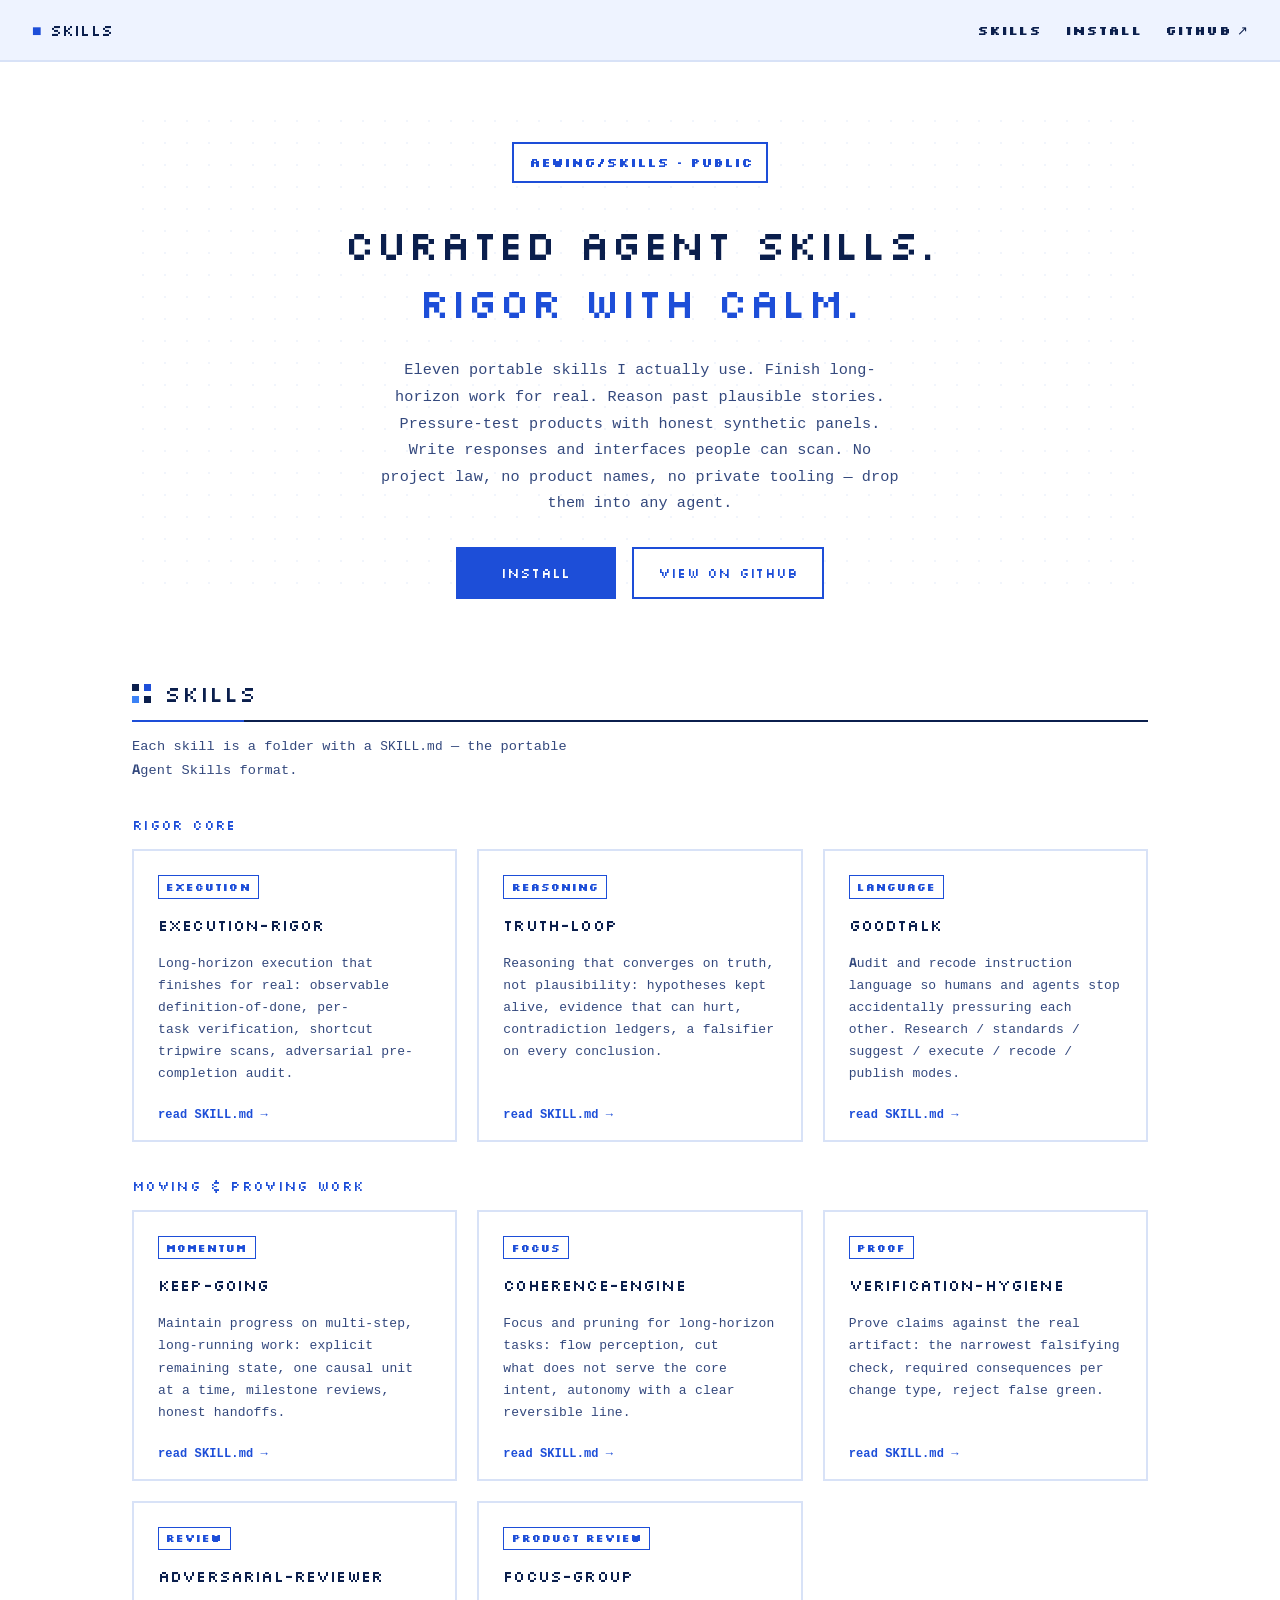
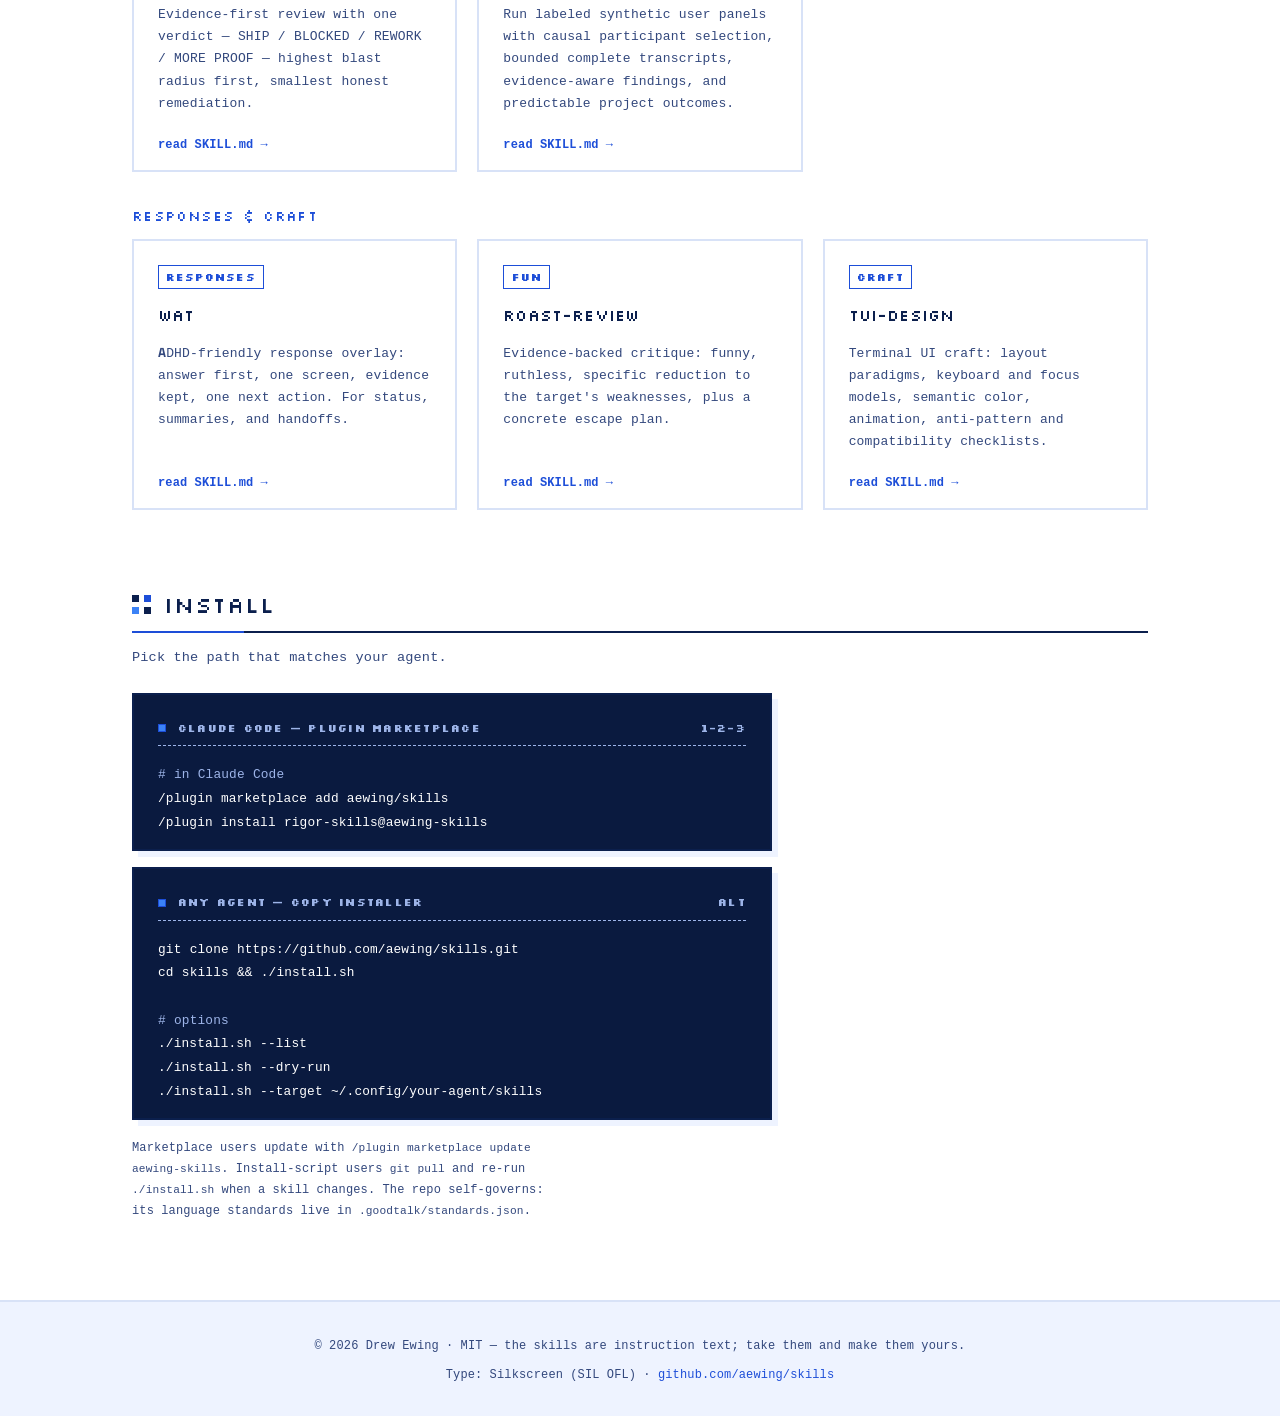
<file: docs/index.html>
<!doctype html>
<html lang="en">
<head>
  <meta charset="utf-8">
  <meta name="viewport" content="width=device-width, initial-scale=1">
  <title>skills — curated agent skills, rigor with calm</title>
  <meta name="description" content="Eleven portable agent skills: finish long-horizon work, reason past plausible stories, synthesize product feedback, and build clearer responses and TUIs.">
  <link rel="icon" type="image/svg+xml" href="favicon.svg">
  <link rel="stylesheet" href="styles.css">

  <!-- social preview -->
  <meta property="og:type" content="website">
  <meta property="og:url" content="https://aewing.github.io/skills/">
  <meta property="og:title" content="skills — curated agent skills, rigor with calm">
  <meta property="og:description" content="Eleven portable agent skills: finish long-horizon work, reason past plausible stories, synthesize product feedback, and build clearer responses and TUIs.">
  <meta property="og:image" content="https://aewing.github.io/skills/og-card.png">
  <meta property="og:image:width" content="1200">
  <meta property="og:image:height" content="630">
  <meta property="og:image:type" content="image/png">
  <meta name="twitter:card" content="summary_large_image">
  <meta name="twitter:title" content="skills — curated agent skills, rigor with calm">
  <meta name="twitter:description" content="Eleven portable agent skills, one installer — execution-rigor, truth-loop, goodtalk, focus-group, and more.">
  <meta name="twitter:image" content="https://aewing.github.io/skills/og-card.png">
</head>
<body>

  <header class="topbar">
    <span class="logo"><span class="pixel">■</span> skills</span>
    <nav aria-label="Primary">
      <a href="#skills">skills</a>
      <a href="#install">install</a>
      <a href="https://github.com/aewing/skills" target="_blank" rel="noopener">github ↗</a>
    </nav>
  </header>

  <main>
    <section class="hero">
      <span class="eyebrow">aewing/skills · public</span>
      <h1>Curated agent skills.<br><span class="accent">Rigor with calm.</span></h1>
      <p class="lede">
        Eleven portable skills I actually use. Finish long-horizon work for real.
        Reason past plausible stories. Pressure-test products with honest synthetic
        panels. Write responses and interfaces people can scan. No project law,
        no product names, no private tooling — drop them into any agent.
      </p>
      <div class="hero-cta">
        <a class="btn primary" href="#install">Install</a>
        <a class="btn ghost" href="https://github.com/aewing/skills" target="_blank" rel="noopener">View on GitHub</a>
      </div>
    </section>

    <section id="skills">
      <h2>Skills</h2>
      <p class="section-sub">Each skill is a folder with a <code>SKILL.md</code> — the portable Agent Skills format.</p>

      <h3 class="group-title">RIGOR CORE</h3>
      <div class="grid">
        <div class="card">
          <span class="tag">execution</span>
          <h3>execution-rigor</h3>
          <p>Long-horizon execution that finishes for real: observable definition-of-done, per-task verification, shortcut tripwire scans, adversarial pre-completion audit.</p>
          <a class="more" href="https://github.com/aewing/skills/blob/main/skills/execution-rigor/SKILL.md" target="_blank">read SKILL.md →</a>
        </div>
        <div class="card">
          <span class="tag">reasoning</span>
          <h3>truth-loop</h3>
          <p>Reasoning that converges on truth, not plausibility: hypotheses kept alive, evidence that can hurt, contradiction ledgers, a falsifier on every conclusion.</p>
          <a class="more" href="https://github.com/aewing/skills/blob/main/skills/truth-loop/SKILL.md" target="_blank">read SKILL.md →</a>
        </div>
        <div class="card">
          <span class="tag">language</span>
          <h3>goodtalk</h3>
          <p>Audit and recode instruction language so humans and agents stop accidentally pressuring each other. Research / standards / suggest / execute / recode / publish modes.</p>
          <a class="more" href="https://github.com/aewing/skills/blob/main/skills/goodtalk/SKILL.md" target="_blank">read SKILL.md →</a>
        </div>
      </div>

      <h3 class="group-title">MOVING &amp; PROVING WORK</h3>
      <div class="grid">
        <div class="card">
          <span class="tag">momentum</span>
          <h3>keep-going</h3>
          <p>Maintain progress on multi-step, long-running work: explicit remaining state, one causal unit at a time, milestone reviews, honest handoffs.</p>
          <a class="more" href="https://github.com/aewing/skills/blob/main/skills/keep-going/SKILL.md" target="_blank">read SKILL.md →</a>
        </div>
        <div class="card">
          <span class="tag">focus</span>
          <h3>coherence-engine</h3>
          <p>Focus and pruning for long-horizon tasks: flow perception, cut what does not serve the core intent, autonomy with a clear reversible line.</p>
          <a class="more" href="https://github.com/aewing/skills/blob/main/skills/coherence-engine/SKILL.md" target="_blank">read SKILL.md →</a>
        </div>
        <div class="card">
          <span class="tag">proof</span>
          <h3>verification-hygiene</h3>
          <p>Prove claims against the real artifact: the narrowest falsifying check, required consequences per change type, reject false green.</p>
          <a class="more" href="https://github.com/aewing/skills/blob/main/skills/verification-hygiene/SKILL.md" target="_blank">read SKILL.md →</a>
        </div>
        <div class="card">
          <span class="tag">review</span>
          <h3>adversarial-reviewer</h3>
          <p>Evidence-first review with one verdict — SHIP / BLOCKED / REWORK / MORE PROOF — highest blast radius first, smallest honest remediation.</p>
          <a class="more" href="https://github.com/aewing/skills/blob/main/skills/adversarial-reviewer/SKILL.md" target="_blank">read SKILL.md →</a>
        </div>
        <div class="card">
          <span class="tag">product review</span>
          <h3>focus-group</h3>
          <p>Run labeled synthetic user panels with causal participant selection, bounded complete transcripts, evidence-aware findings, and predictable project outcomes.</p>
          <a class="more" href="https://github.com/aewing/skills/blob/main/skills/focus-group/SKILL.md" target="_blank">read SKILL.md →</a>
        </div>
      </div>

      <h3 class="group-title">RESPONSES &amp; CRAFT</h3>
      <div class="grid">
        <div class="card">
          <span class="tag">responses</span>
          <h3>wat</h3>
          <p>ADHD-friendly response overlay: answer first, one screen, evidence kept, one next action. For status, summaries, and handoffs.</p>
          <a class="more" href="https://github.com/aewing/skills/blob/main/skills/wat/SKILL.md" target="_blank">read SKILL.md →</a>
        </div>
        <div class="card">
          <span class="tag">fun</span>
          <h3>roast-review</h3>
          <p>Evidence-backed critique: funny, ruthless, specific reduction to the target's weaknesses, plus a concrete escape plan.</p>
          <a class="more" href="https://github.com/aewing/skills/blob/main/skills/roast-review/SKILL.md" target="_blank">read SKILL.md →</a>
        </div>
        <div class="card">
          <span class="tag">craft</span>
          <h3>tui-design</h3>
          <p>Terminal UI craft: layout paradigms, keyboard and focus models, semantic color, animation, anti-pattern and compatibility checklists.</p>
          <a class="more" href="https://github.com/aewing/skills/blob/main/skills/tui-design/SKILL.md" target="_blank">read SKILL.md →</a>
        </div>
      </div>
    </section>

    <section id="install">
      <h2>Install</h2>
      <p class="section-sub">Pick the path that matches your agent.</p>

      <div class="screen">
        <div class="screen-head"><span class="led" aria-hidden="true"></span><span>CLAUDE CODE — PLUGIN MARKETPLACE</span><span class="right">1-2-3</span></div>
        <pre><span class="cmt"># in Claude Code</span>
<span class="cmd">/plugin marketplace add aewing/skills</span>
<span class="cmd">/plugin install rigor-skills@aewing-skills</span></pre>
      </div>

      <div class="screen">
        <div class="screen-head"><span class="led" aria-hidden="true"></span><span>ANY AGENT — COPY INSTALLER</span><span class="right">ALT</span></div>
        <pre><span class="cmd">git clone https://github.com/aewing/skills.git</span>
<span class="cmd">cd skills && ./install.sh</span>

<span class="cmt"># options</span>
<span class="cmd">./install.sh --list</span>
<span class="cmd">./install.sh --dry-run</span>
<span class="cmd">./install.sh --target ~/.config/your-agent/skills</span></pre>
      </div>

      <p class="install-note">
        Marketplace users update with <code>/plugin marketplace update aewing-skills</code>.
        Install-script users <code>git pull</code> and re-run <code>./install.sh</code>
        when a skill changes. The repo self-governs: its language standards live in
        <code>.goodtalk/standards.json</code>.
      </p>
    </section>
  </main>

  <footer>
    <p>© 2026 Drew Ewing · MIT — the skills are instruction text; take them and make them yours.</p>
    <p style="margin-top:0.5rem;">Type: Silkscreen (SIL OFL) · <a href="https://github.com/aewing/skills" target="_blank" rel="noopener">github.com/aewing/skills</a></p>
  </footer>

</body>
</html>
</file>
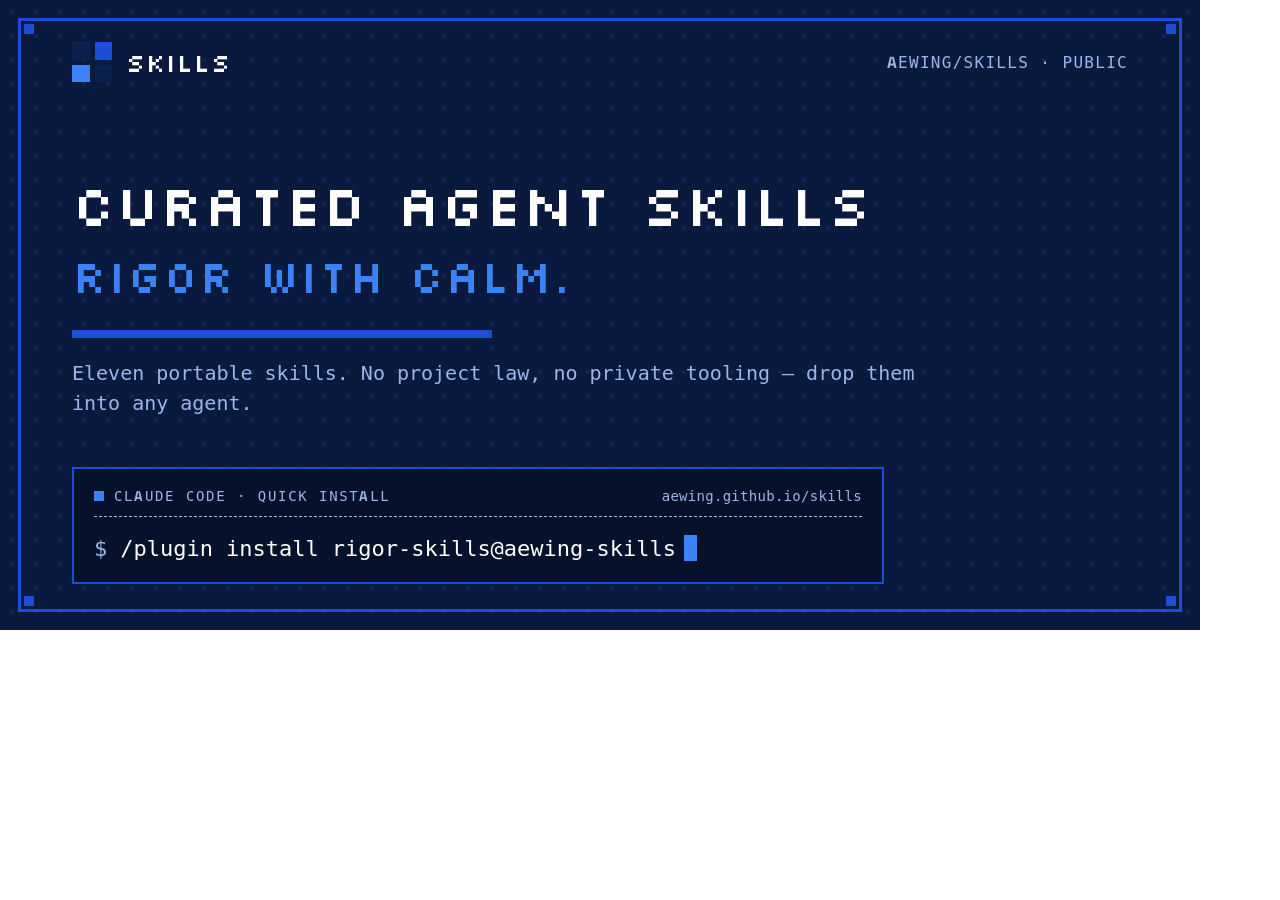
<file: og-card.src.html>
<!doctype html>
<!--
  Source for docs/og-card.png (1200x630 social preview, referenced by
  og:image in docs/index.html). Kept at repo root, NOT inside docs/, so
  GitHub Pages never deploys it as its own page.

  Re-render with headless Chrome from the repo root:
    "/Applications/Google Chrome.app/Contents/MacOS/Google Chrome" --headless=new \
      --disable-gpu --hide-scrollbars --force-device-scale-factor=1 \
      --window-size=1200,630 --screenshot=docs/og-card.png \
      --virtual-time-budget=2000 file://$PWD/og-card.src.html
-->
<html lang="en">
<head>
<meta charset="utf-8">
<style>
  @font-face { font-family:"Silkscreen"; font-weight:400; src:url("docs/assets/fonts/silkscreen-400.woff2") format("woff2"); }
  @font-face { font-family:"Silkscreen"; font-weight:700; src:url("docs/assets/fonts/silkscreen-700.woff2") format("woff2"); }
  @font-face { font-family:"Space Mono"; font-weight:400; src:url("docs/assets/fonts/spacemono-400.woff2") format("woff2"); }
  @font-face { font-family:"Space Mono"; font-weight:700; src:url("docs/assets/fonts/spacemono-700.woff2") format("woff2"); }

  * { box-sizing: border-box; margin: 0; padding: 0; }

  .card {
    width: 1200px; height: 630px;
    position: relative; overflow: hidden;
    background-color: #0a1a3f;
    background-image: radial-gradient(#132650 2px, transparent 2px);
    background-size: 24px 24px;
    font-family: "Silkscreen", "Courier New", monospace;
    color: #ffffff;
  }

  /* screen bezel */
  .bezel { position: absolute; inset: 18px; border: 3px solid #1d4ed8; pointer-events: none; }
  .corner { position: absolute; width: 10px; height: 10px; background: #1d4ed8; }
  .c-tl { top: 24px; left: 24px; } .c-tr { top: 24px; right: 24px; }
  .c-bl { bottom: 24px; left: 24px; } .c-br { bottom: 24px; right: 24px; }

  /* top brand row */
  .top { position: absolute; top: 42px; left: 72px; right: 72px; display: flex; align-items: center; justify-content: space-between; }
  .brand { display: flex; align-items: center; gap: 14px; }
  .glyph { width: 40px; height: 40px; display: grid; grid-template-columns: 1fr 1fr; grid-template-rows: 1fr 1fr; gap: 5px; }
  .glyph i { display: block; }
  .glyph .g1 { background: #0b1f4d; } .glyph .g2 { background: #1d4ed8; }
  .glyph .g3 { background: #3b82f6; } .glyph .g4 { background: #0b1f4d; }
  .brand b { font-size: 26px; font-weight: 700; letter-spacing: 0.04em; }
  .top .src { font-family: "Space Mono", monospace; font-size: 16px; color: #9db4e8; letter-spacing: 0.08em; }

  /* headline */
  .head { position: absolute; top: 168px; left: 72px; }
  .head h1 { font-size: 58px; font-weight: 700; line-height: 1.25; letter-spacing: 0.02em; }
  .head h2 { font-size: 46px; font-weight: 700; line-height: 1.25; color: #3b82f6; margin-top: 6px; letter-spacing: 0.02em; }
  .bar { width: 420px; height: 8px; background: #1d4ed8; margin-top: 26px; }
  .sub { margin-top: 20px; font-family: "Space Mono", monospace; font-size: 20px; color: #9db4e8; max-width: 900px; line-height: 1.5; }

  /* command panel */
  .panel {
    position: absolute; left: 72px; bottom: 46px;
    width: 812px; background: #06122c;
    border: 2px solid #1d4ed8; padding: 16px 20px 18px;
  }
  .panel .ph { display: flex; align-items: center; justify-content: space-between; font-family: "Space Mono", monospace; font-size: 14px; color: #9db4e8; letter-spacing: 0.12em; padding-bottom: 10px; border-bottom: 1px dashed #9db4e8; }
  .panel .ph-l { display: flex; align-items: center; gap: 10px; }
  .panel .led { width: 10px; height: 10px; background: #3b82f6; }
  .panel .ph-r { letter-spacing: 0.02em; }
  .panel .cmd { margin-top: 14px; font-family: "Space Mono", monospace; font-size: 22px; color: #ffffff; white-space: nowrap; display: flex; align-items: center; }
  .panel .dollar { color: #9db4e8; }
  .panel .cursor { display: inline-block; width: 13px; height: 26px; background: #3b82f6; margin-left: 8px; }

</style>
</head>
<body>
  <div class="card">
    <div class="bezel"></div>
    <span class="corner c-tl"></span><span class="corner c-tr"></span>
    <span class="corner c-bl"></span><span class="corner c-br"></span>

    <div class="top">
      <div class="brand">
        <div class="glyph"><i class="g1"></i><i class="g2"></i><i class="g3"></i><i class="g4"></i></div>
        <b>SKILLS</b>
      </div>
      <div class="src">AEWING/SKILLS · PUBLIC</div>
    </div>

    <div class="head">
      <h1>CURATED AGENT SKILLS</h1>
      <h2>RIGOR WITH CALM.</h2>
      <div class="bar"></div>
      <div class="sub">Eleven portable skills. No project law, no private tooling — drop them into any agent.</div>
    </div>

    <div class="panel">
      <div class="ph"><span class="ph-l"><span class="led"></span>CLAUDE CODE · QUICK INSTALL</span><span class="ph-r">aewing.github.io/skills</span></div>
      <div class="cmd"><span class="dollar">$&nbsp;</span>/plugin install rigor-skills@aewing-skills<span class="cursor"></span></div>
    </div>

  </div>
</body>
</html>
</file>
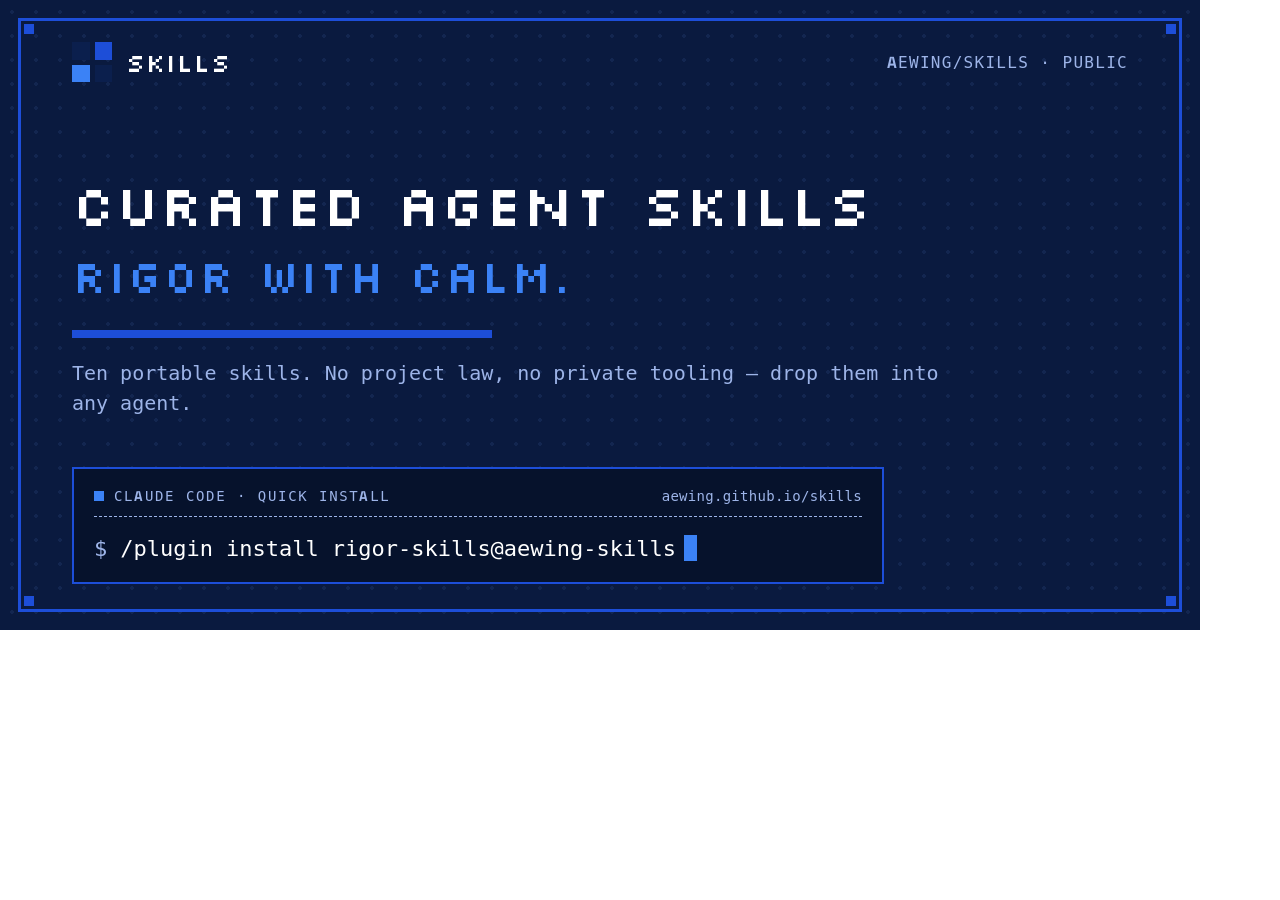
<file: docs/og-card.html>
<!doctype html>
<!--
  Source for og-card.png (1200x630 social preview).
  Re-render with headless Chrome, from this directory:
    "/Applications/Google Chrome.app/Contents/MacOS/Google Chrome" --headless=new \
      --disable-gpu --hide-scrollbars --force-device-scale-factor=1 \
      --window-size=1200,630 --screenshot=og-card.png \
      --virtual-time-budget=2000 file://$PWD/og-card.html
-->
<html lang="en">
<head>
<meta charset="utf-8">
<style>
  @font-face { font-family:"Silkscreen"; font-weight:400; src:url("assets/fonts/silkscreen-400.woff2") format("woff2"); }
  @font-face { font-family:"Silkscreen"; font-weight:700; src:url("assets/fonts/silkscreen-700.woff2") format("woff2"); }
  @font-face { font-family:"Space Mono"; font-weight:400; src:url("assets/fonts/spacemono-400.woff2") format("woff2"); }
  @font-face { font-family:"Space Mono"; font-weight:700; src:url("assets/fonts/spacemono-700.woff2") format("woff2"); }

  * { box-sizing: border-box; margin: 0; padding: 0; }

  .card {
    width: 1200px; height: 630px;
    position: relative; overflow: hidden;
    background-color: #0a1a3f;
    background-image: radial-gradient(#132650 2px, transparent 2px);
    background-size: 24px 24px;
    font-family: "Silkscreen", "Courier New", monospace;
    color: #ffffff;
  }

  /* screen bezel */
  .bezel { position: absolute; inset: 18px; border: 3px solid #1d4ed8; pointer-events: none; }
  .corner { position: absolute; width: 10px; height: 10px; background: #1d4ed8; }
  .c-tl { top: 24px; left: 24px; } .c-tr { top: 24px; right: 24px; }
  .c-bl { bottom: 24px; left: 24px; } .c-br { bottom: 24px; right: 24px; }

  /* top brand row */
  .top { position: absolute; top: 42px; left: 72px; right: 72px; display: flex; align-items: center; justify-content: space-between; }
  .brand { display: flex; align-items: center; gap: 14px; }
  .glyph { width: 40px; height: 40px; display: grid; grid-template-columns: 1fr 1fr; grid-template-rows: 1fr 1fr; gap: 5px; }
  .glyph i { display: block; }
  .glyph .g1 { background: #0b1f4d; } .glyph .g2 { background: #1d4ed8; }
  .glyph .g3 { background: #3b82f6; } .glyph .g4 { background: #0b1f4d; }
  .brand b { font-size: 26px; font-weight: 700; letter-spacing: 0.04em; }
  .top .src { font-family: "Space Mono", monospace; font-size: 16px; color: #9db4e8; letter-spacing: 0.08em; }

  /* headline */
  .head { position: absolute; top: 168px; left: 72px; }
  .head h1 { font-size: 58px; font-weight: 700; line-height: 1.25; letter-spacing: 0.02em; }
  .head h2 { font-size: 46px; font-weight: 700; line-height: 1.25; color: #3b82f6; margin-top: 6px; letter-spacing: 0.02em; }
  .bar { width: 420px; height: 8px; background: #1d4ed8; margin-top: 26px; }
  .sub { margin-top: 20px; font-family: "Space Mono", monospace; font-size: 20px; color: #9db4e8; max-width: 900px; line-height: 1.5; }

  /* command panel */
  .panel {
    position: absolute; left: 72px; bottom: 46px;
    width: 812px; background: #06122c;
    border: 2px solid #1d4ed8; padding: 16px 20px 18px;
  }
  .panel .ph { display: flex; align-items: center; justify-content: space-between; font-family: "Space Mono", monospace; font-size: 14px; color: #9db4e8; letter-spacing: 0.12em; padding-bottom: 10px; border-bottom: 1px dashed #9db4e8; }
  .panel .ph-l { display: flex; align-items: center; gap: 10px; }
  .panel .led { width: 10px; height: 10px; background: #3b82f6; }
  .panel .ph-r { letter-spacing: 0.02em; }
  .panel .cmd { margin-top: 14px; font-family: "Space Mono", monospace; font-size: 22px; color: #ffffff; white-space: nowrap; display: flex; align-items: center; }
  .panel .dollar { color: #9db4e8; }
  .panel .cursor { display: inline-block; width: 13px; height: 26px; background: #3b82f6; margin-left: 8px; }

</style>
</head>
<body>
  <div class="card">
    <div class="bezel"></div>
    <span class="corner c-tl"></span><span class="corner c-tr"></span>
    <span class="corner c-bl"></span><span class="corner c-br"></span>

    <div class="top">
      <div class="brand">
        <div class="glyph"><i class="g1"></i><i class="g2"></i><i class="g3"></i><i class="g4"></i></div>
        <b>SKILLS</b>
      </div>
      <div class="src">AEWING/SKILLS · PUBLIC</div>
    </div>

    <div class="head">
      <h1>CURATED AGENT SKILLS</h1>
      <h2>RIGOR WITH CALM.</h2>
      <div class="bar"></div>
      <div class="sub">Ten portable skills. No project law, no private tooling — drop them into any agent.</div>
    </div>

    <div class="panel">
      <div class="ph"><span class="ph-l"><span class="led"></span>CLAUDE CODE · QUICK INSTALL</span><span class="ph-r">aewing.github.io/skills</span></div>
      <div class="cmd"><span class="dollar">$&nbsp;</span>/plugin install rigor-skills@aewing-skills<span class="cursor"></span></div>
    </div>

  </div>
</body>
</html>
</file>
<file: docs/styles.css>
/* ============================================================
   skills — static docs site
   Display type: Silkscreen (SIL OFL 1.1) — retro handheld LCD feel.
   Secondary type: Space Mono (SIL OFL 1.1) — readable, terminal-warm.
   To switch to Base Pixel: replace the silkscreen src files and
   update --font. The secondary family stays as is.
   Palette: blue + white, pixel-square corners.
   ============================================================ */

@font-face {
  font-family: "Silkscreen";
  font-style: normal;
  font-weight: 400;
  font-display: swap;
  src: url("assets/fonts/silkscreen-400.woff2") format("woff2");
}
@font-face {
  font-family: "Silkscreen";
  font-style: normal;
  font-weight: 700;
  font-display: swap;
  src: url("assets/fonts/silkscreen-700.woff2") format("woff2");
}
@font-face {
  font-family: "Space Mono";
  font-style: normal;
  font-weight: 400;
  font-display: swap;
  src: url("assets/fonts/spacemono-400.woff2") format("woff2");
}
@font-face {
  font-family: "Space Mono";
  font-style: normal;
  font-weight: 700;
  font-display: swap;
  src: url("assets/fonts/spacemono-700.woff2") format("woff2");
}

/* ---- design tokens ---- */
:root {
  --font: "Silkscreen", "Courier New", monospace;
  --font-body: "Space Mono", ui-monospace, "SF Mono", Menlo, monospace;

  --paper: #ffffff;
  --sky: #eef3ff;
  --ink: #0b1f4d;
  --ink-soft: #33487d;
  --blue: #1d4ed8;
  --blue-bright: #3b82f6;
  --line: #d8e2f7;
  --screen: #0a1a3f;
  --screen-text: #ffffff;
  --screen-dim: #9db4e8;

  /* spacing scale — one rhythm, no ad-hoc gaps */
  --s1: 0.25rem;
  --s2: 0.5rem;
  --s3: 0.75rem;
  --s4: 1rem;
  --s5: 1.5rem;
  --s6: 2rem;
  --s7: 3rem;
  --s8: 5rem;

  color-scheme: light;
}

* { box-sizing: border-box; margin: 0; padding: 0; }

html {
  scroll-behavior: smooth;
  background: var(--paper); /* overscroll shows white, not grey */
}

body {
  font-family: var(--font-body);
  background: var(--paper);
  color: var(--ink);
  line-height: 1.75;
  font-size: 15px;
  letter-spacing: 0.01em;
  -webkit-font-smoothing: antialiased;
  text-rendering: optimizeLegibility;
  font-variant-ligatures: none; /* mono honesty */
}

/* ---- links ---- */
a {
  color: var(--blue);
  text-decoration: none;
  text-decoration-thickness: 1px;
  text-underline-offset: 3px;
}
a:hover { color: var(--blue-bright); text-decoration: underline; }

/* visible keyboard focus — not just a mouse hover */
:focus-visible {
  outline: 2px solid var(--blue);
  outline-offset: 3px;
}

::selection { background: var(--blue); color: var(--paper); }

/* ---- display chrome stays pixel ---- */
h1, h2, h3, .eyebrow, .logo, nav a, .btn, .group-title, .tag, .screen-head {
  font-family: var(--font);
}
code, kbd, pre { font-family: var(--font-body); }

h1, h2, h3 { text-wrap: balance; }
p, .lede, .section-sub { text-wrap: pretty; }

/* ---- top bar ---- */
.topbar {
  display: flex;
  align-items: center;
  justify-content: space-between;
  gap: var(--s4);
  padding: var(--s4) var(--s6);
  border-bottom: 2px solid var(--line);
  background: var(--sky);
  position: sticky;
  top: 0;
  z-index: 10;
}
.logo { font-weight: 700; font-size: 1rem; color: var(--ink); white-space: nowrap; }
.logo .pixel { color: var(--blue); }
nav { display: flex; align-items: center; }
nav a {
  margin-left: var(--s5);
  font-size: 0.8rem;
  color: var(--ink);
  white-space: nowrap;
}
nav a:hover { color: var(--blue); text-decoration: none; }

/* ---- layout ---- */
main {
  max-width: 1080px;
  margin: 0 auto;
  padding: var(--s7) var(--s6) var(--s8);
}
section { margin-top: var(--s8); }
section:first-of-type { margin-top: 0; }

/* anchor jumps clear the sticky bar — classic miss */
#skills, #install { scroll-margin-top: calc(var(--s6) + 2rem); }

/* ---- hero ---- */
.hero {
  text-align: center;
  padding-top: var(--s6);
  position: relative;
  isolation: isolate; /* keeps the dot texture above the canvas, never behind body */
}
/* faint pixel-dot texture, theme-consistent, never loud */
.hero::before {
  content: "";
  position: absolute;
  inset: 0;
  background-image: radial-gradient(var(--line) 1px, transparent 1px);
  background-size: 22px 22px;
  opacity: 0.35;
  pointer-events: none;
  z-index: -1;
}
.eyebrow {
  display: inline-block;
  font-size: 0.75rem;
  letter-spacing: 0.08em;
  color: var(--blue);
  border: 2px solid var(--blue);
  padding: var(--s2) var(--s3) var(--s2) var(--s4);
  margin-bottom: var(--s6);
  background: var(--paper);
}
.hero h1 {
  font-size: clamp(1.6rem, 4vw, 2.6rem);
  line-height: 1.4;
  margin-bottom: var(--s5);
  letter-spacing: 0.02em;
}
.hero h1 .accent { color: var(--blue); }
.lede {
  max-width: 58ch;
  margin: 0 auto var(--s6);
  font-size: 0.95rem;
  color: var(--ink-soft);
}
.hero-cta { display: flex; gap: var(--s4); justify-content: center; flex-wrap: wrap; }
.hero-cta .btn { min-width: 10rem; text-align: center; }

.btn {
  display: inline-block;
  font-size: 0.85rem;
  font-weight: 700;
  letter-spacing: 0.06em;
  padding: var(--s3) var(--s5);
  border: 2px solid var(--blue);
  cursor: pointer;
  transition: background-color 0.12s ease, color 0.12s ease, transform 0.06s ease;
}
.btn.primary { background: var(--blue); color: var(--paper); }
.btn.primary:hover { background: var(--blue-bright); text-decoration: none; }
.btn.ghost { background: var(--paper); color: var(--blue); }
.btn.ghost:hover { background: var(--sky); text-decoration: none; }
.btn:active { transform: translateY(2px); }

/* ---- section headers ---- */
h2 {
  font-size: 1.4rem;
  line-height: 1.3;
  letter-spacing: 0.03em;
  margin-bottom: var(--s5);
  padding-bottom: var(--s3);
  border-bottom: 2px solid var(--ink);
  display: flex;
  align-items: center;
  gap: 0.6em;
  position: relative;
}
/* pixel glyph: 2x2 squares, balanced diagonal tones — sized to the type, not a guess */
h2::before {
  content: "";
  width: 0.85em;
  height: 0.85em;
  flex-shrink: 0;
  background: url("data:image/svg+xml,%3Csvg xmlns='http://www.w3.org/2000/svg' viewBox='0 0 8 8' shape-rendering='crispEdges'%3E%3Crect x='0' y='0' width='3' height='3' fill='%230b1f4d'/%3E%3Crect x='5' y='0' width='3' height='3' fill='%231d4ed8'/%3E%3Crect x='0' y='5' width='3' height='3' fill='%233b82f6'/%3E%3Crect x='5' y='5' width='3' height='3' fill='%230b1f4d'/%3E%3C/svg%3E") no-repeat center / contain;
}
/* blue lead-in on the underline, aligned under the word */
h2::after {
  content: "";
  position: absolute;
  left: 0;
  bottom: -2px;
  height: 2px;
  width: 5em;
  background: var(--blue);
}
.section-sub {
  font-size: 0.85rem;
  color: var(--ink-soft);
  margin: -0.75rem 0 var(--s5);
  max-width: 60ch;
}
.section-sub code { font-size: 0.8rem; }

/* ---- skill grid ---- */
.group-title {
  font-size: 0.85rem;
  letter-spacing: 0.1em;
  color: var(--blue);
  margin: var(--s6) 0 var(--s3);
}
.grid {
  display: grid;
  grid-template-columns: repeat(auto-fill, minmax(300px, 1fr));
  gap: 1.25rem;
}
.card {
  border: 2px solid var(--line);
  background: var(--paper);
  padding: var(--s5) var(--s5) var(--s4);
  display: flex;
  flex-direction: column;
  gap: var(--s3);
  transition: border-color 0.12s ease, box-shadow 0.12s ease, transform 0.12s ease;
}
.card:hover {
  border-color: var(--blue);
  box-shadow: 4px 4px 0 var(--sky);
  transform: translateY(-2px);
}
.card:hover h3 { color: var(--blue); }
.card h3 { font-size: 1rem; color: var(--ink); transition: color 0.12s ease; }
.card .tag {
  font-size: 0.65rem;
  letter-spacing: 0.1em;
  color: var(--blue);
  border: 1px solid var(--blue);
  padding: 0.1rem 0.45rem;
  align-self: flex-start;
}
.card p { font-size: 0.8125rem; color: var(--ink-soft); flex: 1; line-height: 1.7; }
.card a.more { font-size: 0.75rem; font-weight: 700; display: inline-block; margin-top: var(--s2); }

/* ---- install / screen blocks (handheld panels) ---- */
.screen {
  background: var(--screen);
  color: var(--screen-text);
  border: 2px solid var(--ink);
  padding: var(--s5) var(--s5) var(--s4);
  margin-top: var(--s4);
  max-width: 640px;
  box-shadow: 6px 6px 0 var(--sky);
}
.screen .screen-head {
  display: flex;
  align-items: center;
  gap: var(--s3);
  font-size: 0.65rem;
  letter-spacing: 0.12em;
  color: var(--screen-dim);
  margin-bottom: var(--s4);
  border-bottom: 1px dashed var(--screen-dim);
  padding-bottom: var(--s2);
}
.screen .screen-head .right { margin-left: auto; }
/* power LED — the handheld tell */
.screen .led {
  width: 8px;
  height: 8px;
  flex-shrink: 0;
  background: var(--blue-bright);
  border: 1px solid var(--blue);
  animation: led 3s steps(2, jump-none) infinite;
}
@keyframes led {
  0%, 55% { opacity: 1; }
  65%, 100% { opacity: 0.35; }
}
.screen pre {
  font-family: var(--font-body);
  font-size: 0.8rem;
  line-height: 1.85;
  white-space: pre-wrap;
  word-break: break-word;
  font-variant-numeric: tabular-nums;
}
.screen .cmt { color: var(--screen-dim); }
.screen .cmd { color: var(--screen-text); }

.install-note {
  font-size: 0.75rem;
  color: var(--ink-soft);
  margin-top: var(--s4);
  max-width: 60ch;
}
.install-note code { font-size: 0.7rem; }

/* ---- footer ---- */
footer {
  border-top: 2px solid var(--line);
  background: var(--sky);
  text-align: center;
  padding: var(--s6) var(--s4);
  font-size: 0.75rem;
  color: var(--ink-soft);
}
footer p + p { margin-top: var(--s2); }
footer a { color: var(--blue); }

/* ---- responsive ---- */
@media (max-width: 640px) {
  .topbar { padding: var(--s3) var(--s4); }
  nav a { margin-left: var(--s4); font-size: 0.72rem; }
  main { padding: var(--s6) var(--s4) var(--s7); }
  section { margin-top: var(--s7); }
  .hero { padding-top: var(--s5); }
  .eyebrow { margin-bottom: var(--s5); }
  .hero-cta { flex-direction: column; align-items: stretch; }
  .hero-cta .btn { width: 100%; text-align: center; }
  .grid { grid-template-columns: 1fr; gap: var(--s4); }
  .group-title { margin-top: var(--s5); }
  .screen { padding: var(--s4) var(--s4) var(--s3); box-shadow: 4px 4px 0 var(--sky); }
  .screen pre { font-size: 0.72rem; line-height: 1.8; }
  footer { padding: var(--s5) var(--s4); }
}

/* ---- respect motion preferences ---- */
@media (prefers-reduced-motion: reduce) {
  html { scroll-behavior: auto; }
  .card, .btn, .led { transition: none; animation: none; }
}
</file>
